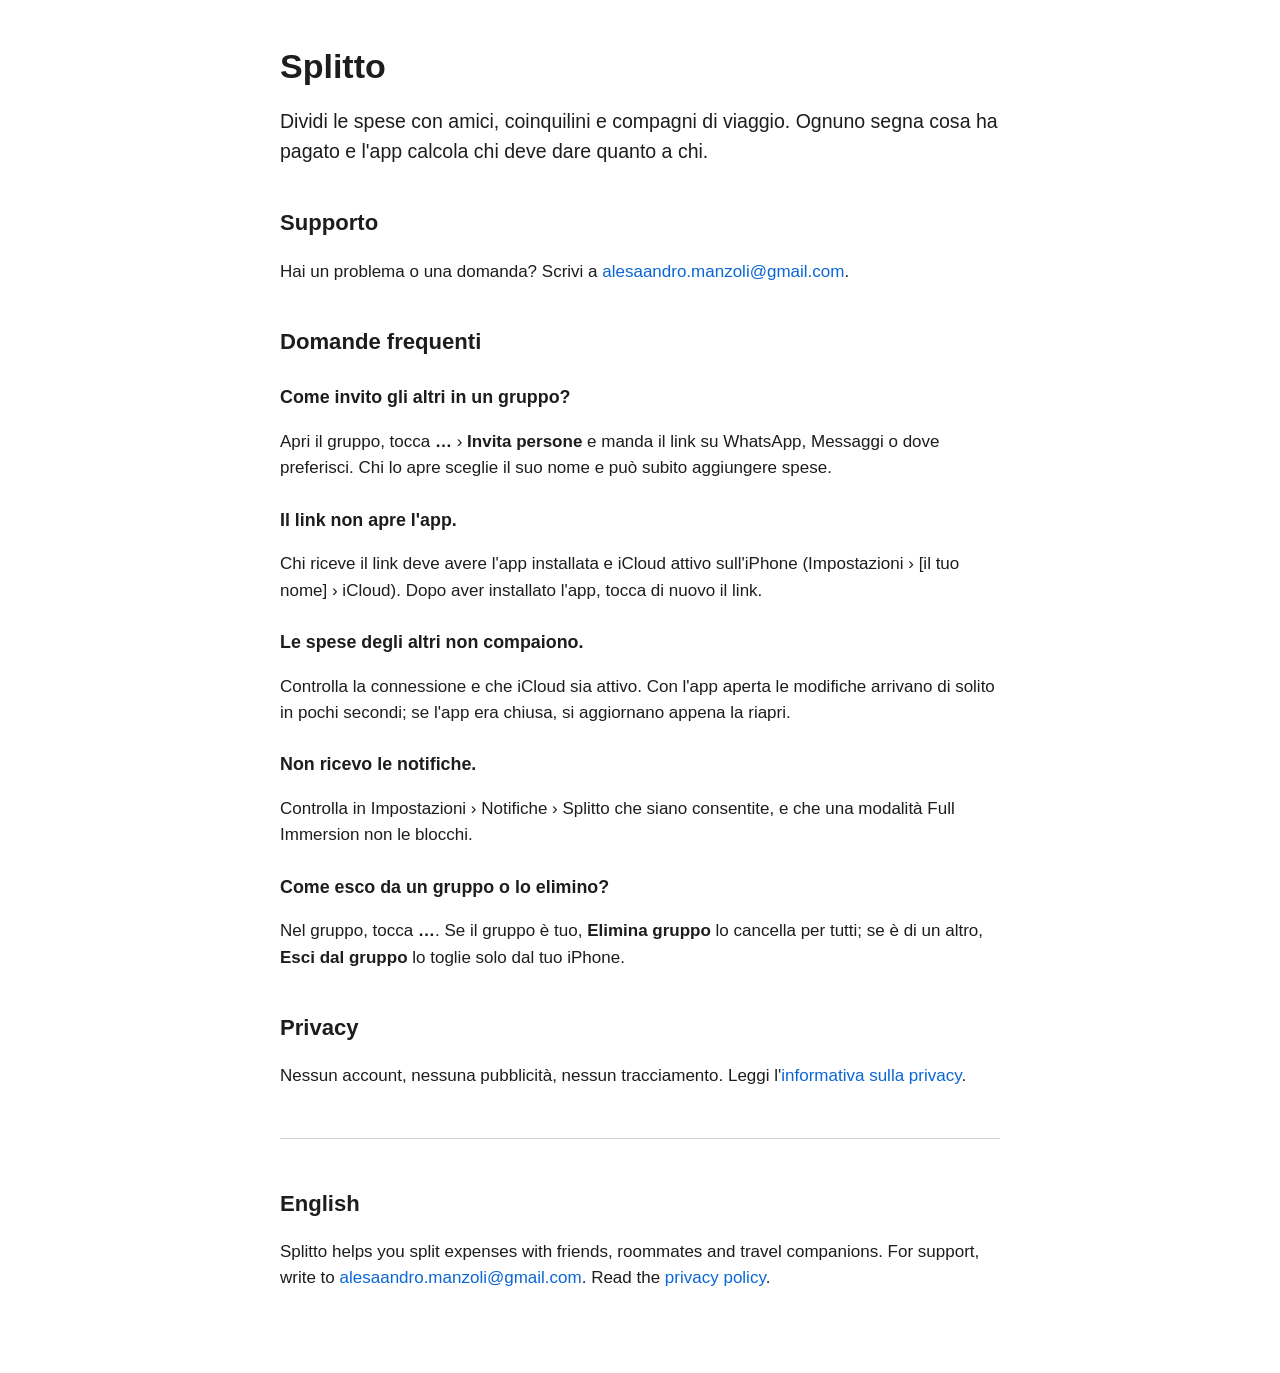
<file: index.html>
<!DOCTYPE html>
<html lang="it">
<head>
<meta charset="utf-8">
<meta name="viewport" content="width=device-width, initial-scale=1">
<title>Splitto – Supporto</title>
<link rel="stylesheet" href="style.css">
</head>
<body>
<main>
<h1>Splitto</h1>
<p class="lead">Dividi le spese con amici, coinquilini e compagni di viaggio. Ognuno segna cosa ha pagato e l'app calcola chi deve dare quanto a chi.</p>

<h2>Supporto</h2>
<p>Hai un problema o una domanda? Scrivi a <a href="mailto:alesaandro.manzoli@gmail.com">alesaandro.manzoli@gmail.com</a>.</p>

<h2>Domande frequenti</h2>

<h3>Come invito gli altri in un gruppo?</h3>
<p>Apri il gruppo, tocca <strong>…</strong> › <strong>Invita persone</strong> e manda il link su WhatsApp, Messaggi o dove preferisci. Chi lo apre sceglie il suo nome e può subito aggiungere spese.</p>

<h3>Il link non apre l'app.</h3>
<p>Chi riceve il link deve avere l'app installata e iCloud attivo sull'iPhone (Impostazioni › [il tuo nome] › iCloud). Dopo aver installato l'app, tocca di nuovo il link.</p>

<h3>Le spese degli altri non compaiono.</h3>
<p>Controlla la connessione e che iCloud sia attivo. Con l'app aperta le modifiche arrivano di solito in pochi secondi; se l'app era chiusa, si aggiornano appena la riapri.</p>

<h3>Non ricevo le notifiche.</h3>
<p>Controlla in Impostazioni › Notifiche › Splitto che siano consentite, e che una modalità Full Immersion non le blocchi.</p>

<h3>Come esco da un gruppo o lo elimino?</h3>
<p>Nel gruppo, tocca <strong>…</strong>. Se il gruppo è tuo, <strong>Elimina gruppo</strong> lo cancella per tutti; se è di un altro, <strong>Esci dal gruppo</strong> lo toglie solo dal tuo iPhone.</p>

<h2>Privacy</h2>
<p>Nessun account, nessuna pubblicità, nessun tracciamento. Leggi l'<a href="privacy.html">informativa sulla privacy</a>.</p>

<hr>

<h2 id="english">English</h2>
<p>Splitto helps you split expenses with friends, roommates and travel companions. For support, write to <a href="mailto:alesaandro.manzoli@gmail.com">alesaandro.manzoli@gmail.com</a>. Read the <a href="privacy.html#english">privacy policy</a>.</p>
</main>
</body>
</html>
</file>
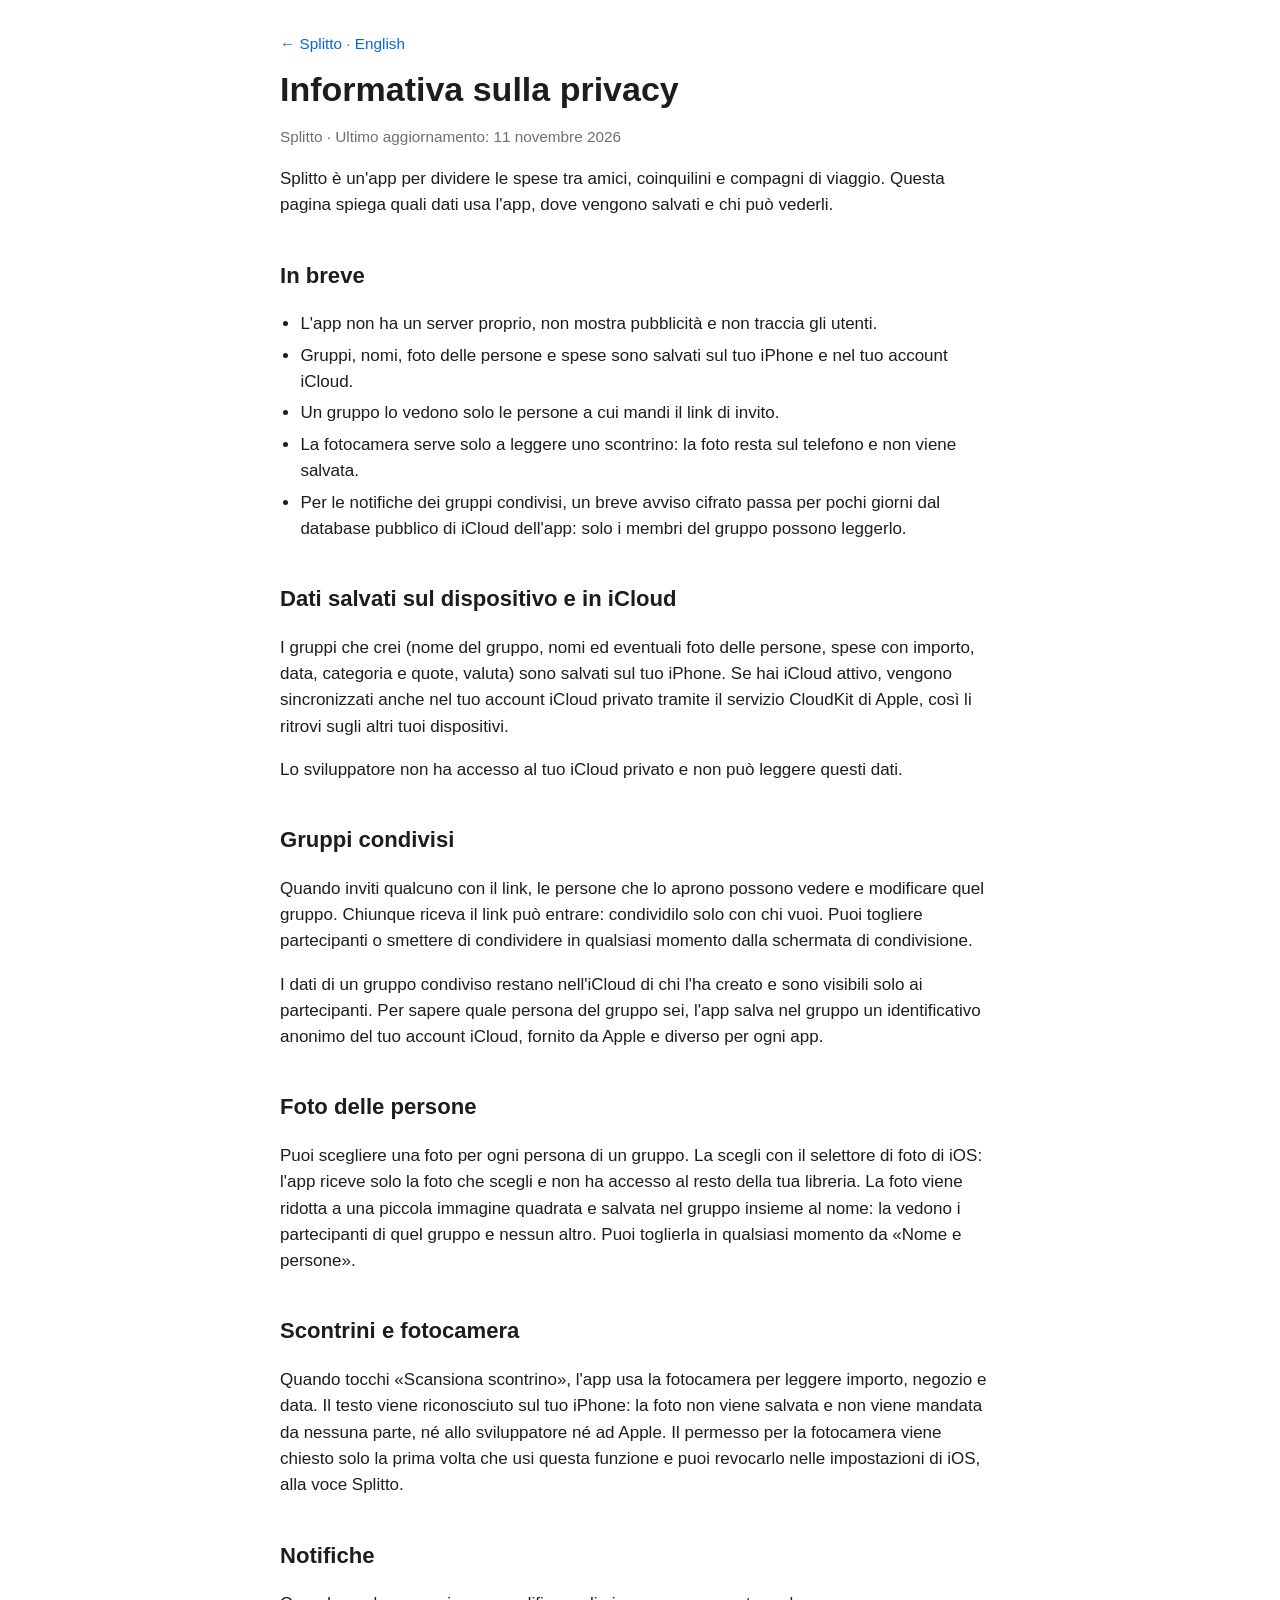
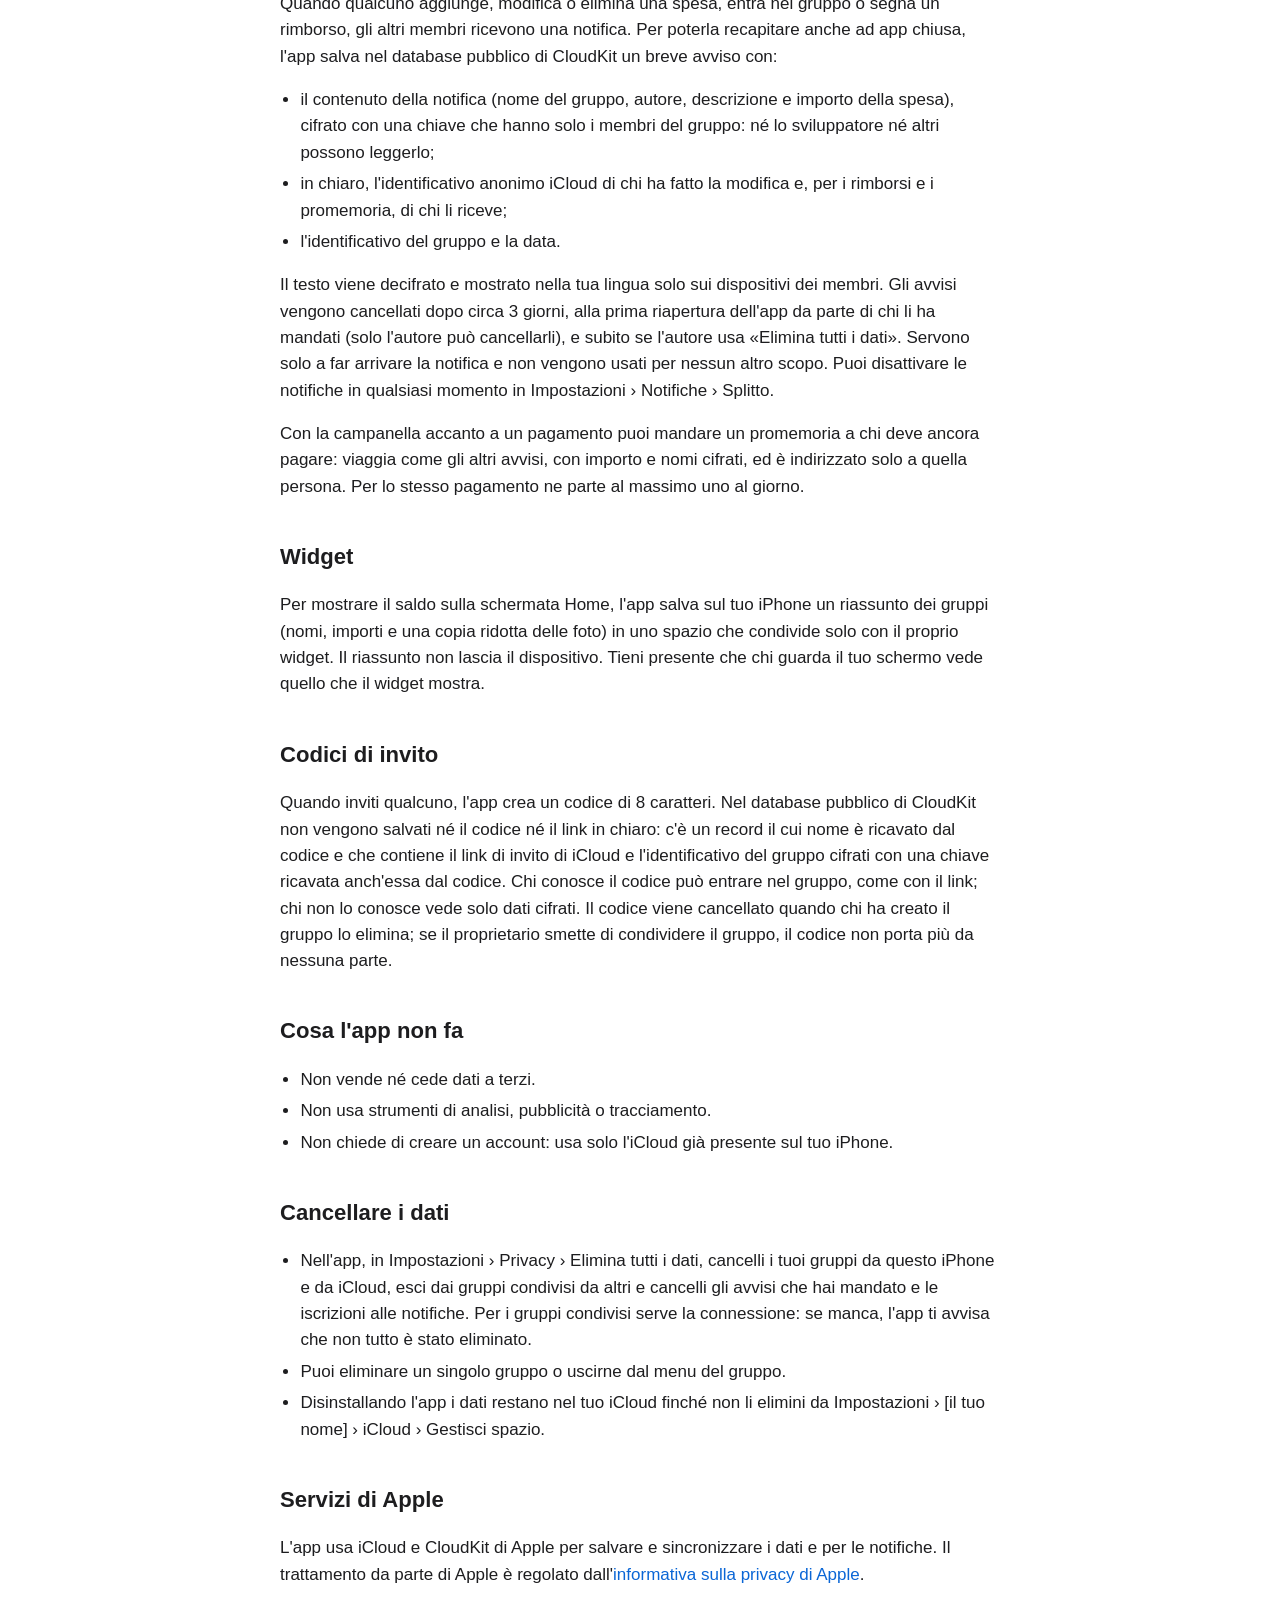
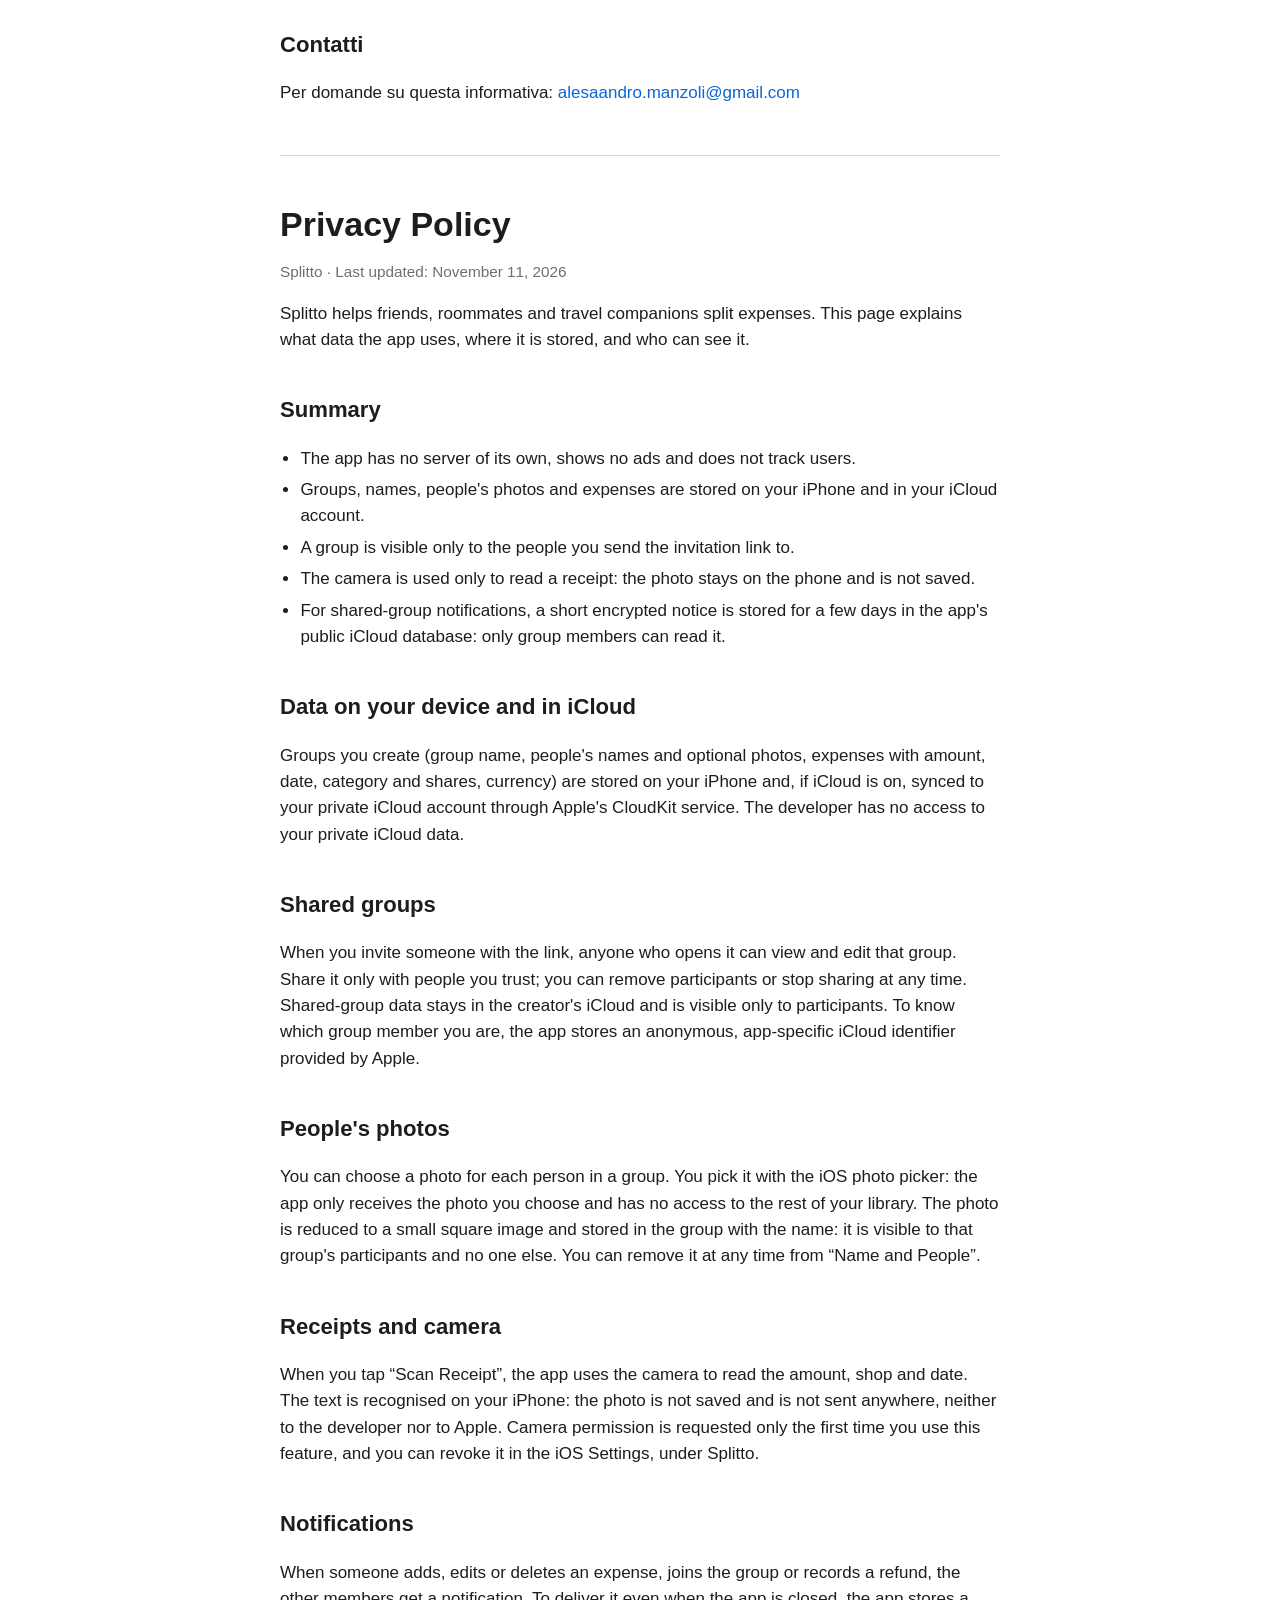
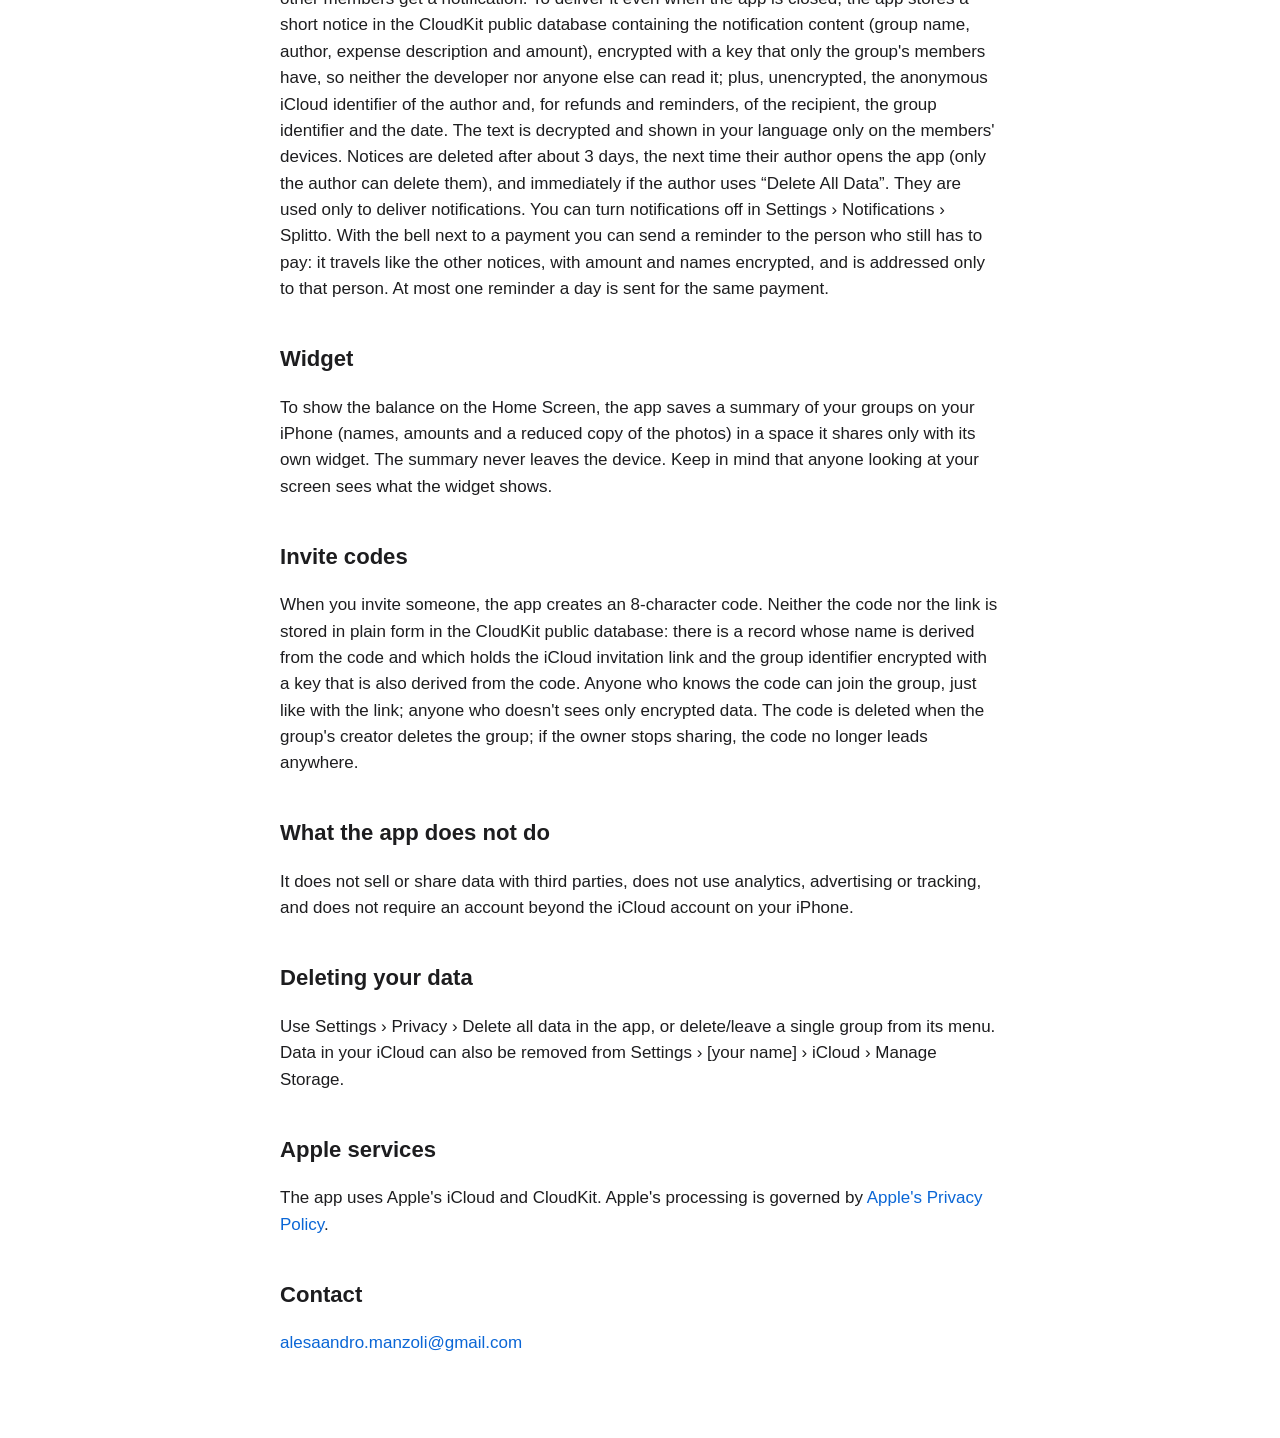
<file: privacy.html>
<!DOCTYPE html>
<html lang="it">
<head>
<meta charset="utf-8">
<meta name="viewport" content="width=device-width, initial-scale=1">
<title>Privacy – Splitto</title>
<link rel="stylesheet" href="style.css">
</head>
<body>
<main>
<nav><a href="index.html">← Splitto</a> · <a href="#english">English</a></nav>

<h1>Informativa sulla privacy</h1>
<p class="muted">Splitto · Ultimo aggiornamento: 11 novembre 2026</p>

<p>Splitto è un'app per dividere le spese tra amici, coinquilini e compagni di viaggio. Questa pagina spiega quali dati usa l'app, dove vengono salvati e chi può vederli.</p>

<h2>In breve</h2>
<ul>
<li>L'app non ha un server proprio, non mostra pubblicità e non traccia gli utenti.</li>
<li>Gruppi, nomi, foto delle persone e spese sono salvati sul tuo iPhone e nel tuo account iCloud.</li>
<li>Un gruppo lo vedono solo le persone a cui mandi il link di invito.</li>
<li>La fotocamera serve solo a leggere uno scontrino: la foto resta sul telefono e non viene salvata.</li>
<li>Per le notifiche dei gruppi condivisi, un breve avviso cifrato passa per pochi giorni dal database pubblico di iCloud dell'app: solo i membri del gruppo possono leggerlo.</li>
</ul>

<h2>Dati salvati sul dispositivo e in iCloud</h2>
<p>I gruppi che crei (nome del gruppo, nomi ed eventuali foto delle persone, spese con importo, data, categoria e quote, valuta) sono salvati sul tuo iPhone. Se hai iCloud attivo, vengono sincronizzati anche nel tuo account iCloud privato tramite il servizio CloudKit di Apple, così li ritrovi sugli altri tuoi dispositivi.</p>
<p>Lo sviluppatore non ha accesso al tuo iCloud privato e non può leggere questi dati.</p>

<h2>Gruppi condivisi</h2>
<p>Quando inviti qualcuno con il link, le persone che lo aprono possono vedere e modificare quel gruppo. Chiunque riceva il link può entrare: condividilo solo con chi vuoi. Puoi togliere partecipanti o smettere di condividere in qualsiasi momento dalla schermata di condivisione.</p>
<p>I dati di un gruppo condiviso restano nell'iCloud di chi l'ha creato e sono visibili solo ai partecipanti. Per sapere quale persona del gruppo sei, l'app salva nel gruppo un identificativo anonimo del tuo account iCloud, fornito da Apple e diverso per ogni app.</p>

<h2>Foto delle persone</h2>
<p>Puoi scegliere una foto per ogni persona di un gruppo. La scegli con il selettore di foto di iOS: l'app riceve solo la foto che scegli e non ha accesso al resto della tua libreria. La foto viene ridotta a una piccola immagine quadrata e salvata nel gruppo insieme al nome: la vedono i partecipanti di quel gruppo e nessun altro. Puoi toglierla in qualsiasi momento da «Nome e persone».</p>

<h2>Scontrini e fotocamera</h2>
<p>Quando tocchi «Scansiona scontrino», l'app usa la fotocamera per leggere importo, negozio e data. Il testo viene riconosciuto sul tuo iPhone: la foto non viene salvata e non viene mandata da nessuna parte, né allo sviluppatore né ad Apple. Il permesso per la fotocamera viene chiesto solo la prima volta che usi questa funzione e puoi revocarlo nelle impostazioni di iOS, alla voce Splitto.</p>

<h2>Notifiche</h2>
<p>Quando qualcuno aggiunge, modifica o elimina una spesa, entra nel gruppo o segna un rimborso, gli altri membri ricevono una notifica. Per poterla recapitare anche ad app chiusa, l'app salva nel database pubblico di CloudKit un breve avviso con:</p>
<ul>
<li>il contenuto della notifica (nome del gruppo, autore, descrizione e importo della spesa), cifrato con una chiave che hanno solo i membri del gruppo: né lo sviluppatore né altri possono leggerlo;</li>
<li>in chiaro, l'identificativo anonimo iCloud di chi ha fatto la modifica e, per i rimborsi e i promemoria, di chi li riceve;</li>
<li>l'identificativo del gruppo e la data.</li>
</ul>
<p>Il testo viene decifrato e mostrato nella tua lingua solo sui dispositivi dei membri. Gli avvisi vengono cancellati dopo circa 3 giorni, alla prima riapertura dell'app da parte di chi li ha mandati (solo l'autore può cancellarli), e subito se l'autore usa «Elimina tutti i dati». Servono solo a far arrivare la notifica e non vengono usati per nessun altro scopo. Puoi disattivare le notifiche in qualsiasi momento in Impostazioni › Notifiche › Splitto.</p>
<p>Con la campanella accanto a un pagamento puoi mandare un promemoria a chi deve ancora pagare: viaggia come gli altri avvisi, con importo e nomi cifrati, ed è indirizzato solo a quella persona. Per lo stesso pagamento ne parte al massimo uno al giorno.</p>

<h2>Widget</h2>
<p>Per mostrare il saldo sulla schermata Home, l'app salva sul tuo iPhone un riassunto dei gruppi (nomi, importi e una copia ridotta delle foto) in uno spazio che condivide solo con il proprio widget. Il riassunto non lascia il dispositivo. Tieni presente che chi guarda il tuo schermo vede quello che il widget mostra.</p>

<h2>Codici di invito</h2>
<p>Quando inviti qualcuno, l'app crea un codice di 8 caratteri. Nel database pubblico di CloudKit non vengono salvati né il codice né il link in chiaro: c'è un record il cui nome è ricavato dal codice e che contiene il link di invito di iCloud e l'identificativo del gruppo cifrati con una chiave ricavata anch'essa dal codice. Chi conosce il codice può entrare nel gruppo, come con il link; chi non lo conosce vede solo dati cifrati. Il codice viene cancellato quando chi ha creato il gruppo lo elimina; se il proprietario smette di condividere il gruppo, il codice non porta più da nessuna parte.</p>

<h2>Cosa l'app non fa</h2>
<ul>
<li>Non vende né cede dati a terzi.</li>
<li>Non usa strumenti di analisi, pubblicità o tracciamento.</li>
<li>Non chiede di creare un account: usa solo l'iCloud già presente sul tuo iPhone.</li>
</ul>

<h2>Cancellare i dati</h2>
<ul>
<li>Nell'app, in Impostazioni › Privacy › Elimina tutti i dati, cancelli i tuoi gruppi da questo iPhone e da iCloud, esci dai gruppi condivisi da altri e cancelli gli avvisi che hai mandato e le iscrizioni alle notifiche. Per i gruppi condivisi serve la connessione: se manca, l'app ti avvisa che non tutto è stato eliminato.</li>
<li>Puoi eliminare un singolo gruppo o uscirne dal menu del gruppo.</li>
<li>Disinstallando l'app i dati restano nel tuo iCloud finché non li elimini da Impostazioni › [il tuo nome] › iCloud › Gestisci spazio.</li>
</ul>

<h2>Servizi di Apple</h2>
<p>L'app usa iCloud e CloudKit di Apple per salvare e sincronizzare i dati e per le notifiche. Il trattamento da parte di Apple è regolato dall'<a href="https://www.apple.com/legal/privacy/">informativa sulla privacy di Apple</a>.</p>

<h2>Contatti</h2>
<p>Per domande su questa informativa: <a href="mailto:alesaandro.manzoli@gmail.com">alesaandro.manzoli@gmail.com</a></p>

<hr>

<h1 id="english">Privacy Policy</h1>
<p class="muted">Splitto · Last updated: November 11, 2026</p>

<p>Splitto helps friends, roommates and travel companions split expenses. This page explains what data the app uses, where it is stored, and who can see it.</p>

<h2>Summary</h2>
<ul>
<li>The app has no server of its own, shows no ads and does not track users.</li>
<li>Groups, names, people's photos and expenses are stored on your iPhone and in your iCloud account.</li>
<li>A group is visible only to the people you send the invitation link to.</li>
<li>The camera is used only to read a receipt: the photo stays on the phone and is not saved.</li>
<li>For shared-group notifications, a short encrypted notice is stored for a few days in the app's public iCloud database: only group members can read it.</li>
</ul>

<h2>Data on your device and in iCloud</h2>
<p>Groups you create (group name, people's names and optional photos, expenses with amount, date, category and shares, currency) are stored on your iPhone and, if iCloud is on, synced to your private iCloud account through Apple's CloudKit service. The developer has no access to your private iCloud data.</p>

<h2>Shared groups</h2>
<p>When you invite someone with the link, anyone who opens it can view and edit that group. Share it only with people you trust; you can remove participants or stop sharing at any time. Shared-group data stays in the creator's iCloud and is visible only to participants. To know which group member you are, the app stores an anonymous, app-specific iCloud identifier provided by Apple.</p>

<h2>People's photos</h2>
<p>You can choose a photo for each person in a group. You pick it with the iOS photo picker: the app only receives the photo you choose and has no access to the rest of your library. The photo is reduced to a small square image and stored in the group with the name: it is visible to that group's participants and no one else. You can remove it at any time from “Name and People”.</p>

<h2>Receipts and camera</h2>
<p>When you tap “Scan Receipt”, the app uses the camera to read the amount, shop and date. The text is recognised on your iPhone: the photo is not saved and is not sent anywhere, neither to the developer nor to Apple. Camera permission is requested only the first time you use this feature, and you can revoke it in the iOS Settings, under Splitto.</p>

<h2>Notifications</h2>
<p>When someone adds, edits or deletes an expense, joins the group or records a refund, the other members get a notification. To deliver it even when the app is closed, the app stores a short notice in the CloudKit public database containing the notification content (group name, author, expense description and amount), encrypted with a key that only the group's members have, so neither the developer nor anyone else can read it; plus, unencrypted, the anonymous iCloud identifier of the author and, for refunds and reminders, of the recipient, the group identifier and the date. The text is decrypted and shown in your language only on the members' devices. Notices are deleted after about 3 days, the next time their author opens the app (only the author can delete them), and immediately if the author uses “Delete All Data”. They are used only to deliver notifications. You can turn notifications off in Settings › Notifications › Splitto. With the bell next to a payment you can send a reminder to the person who still has to pay: it travels like the other notices, with amount and names encrypted, and is addressed only to that person. At most one reminder a day is sent for the same payment.</p>

<h2>Widget</h2>
<p>To show the balance on the Home Screen, the app saves a summary of your groups on your iPhone (names, amounts and a reduced copy of the photos) in a space it shares only with its own widget. The summary never leaves the device. Keep in mind that anyone looking at your screen sees what the widget shows.</p>

<h2>Invite codes</h2>
<p>When you invite someone, the app creates an 8-character code. Neither the code nor the link is stored in plain form in the CloudKit public database: there is a record whose name is derived from the code and which holds the iCloud invitation link and the group identifier encrypted with a key that is also derived from the code. Anyone who knows the code can join the group, just like with the link; anyone who doesn't sees only encrypted data. The code is deleted when the group's creator deletes the group; if the owner stops sharing, the code no longer leads anywhere.</p>

<h2>What the app does not do</h2>
<p>It does not sell or share data with third parties, does not use analytics, advertising or tracking, and does not require an account beyond the iCloud account on your iPhone.</p>

<h2>Deleting your data</h2>
<p>Use Settings › Privacy › Delete all data in the app, or delete/leave a single group from its menu. Data in your iCloud can also be removed from Settings › [your name] › iCloud › Manage Storage.</p>

<h2>Apple services</h2>
<p>The app uses Apple's iCloud and CloudKit. Apple's processing is governed by <a href="https://www.apple.com/legal/privacy/">Apple's Privacy Policy</a>.</p>

<h2>Contact</h2>
<p><a href="mailto:alesaandro.manzoli@gmail.com">alesaandro.manzoli@gmail.com</a></p>
</main>
</body>
</html>
</file>
<file: style.css>
:root {
    color-scheme: light dark;
    --text: #1d1d1f;
    --muted: #6e6e73;
    --accent: #0a66d6;
    --background: #ffffff;
    --rule: #d2d2d7;
}

@media (prefers-color-scheme: dark) {
    :root {
        --text: #f5f5f7;
        --muted: #a1a1a6;
        --accent: #4ea1ff;
        --background: #000000;
        --rule: #424245;
    }
}

body {
    margin: 0;
    background: var(--background);
    color: var(--text);
    font: 17px/1.55 -apple-system, BlinkMacSystemFont, "Segoe UI", Helvetica, Arial, sans-serif;
}

main {
    max-width: 720px;
    margin: 0 auto;
    padding: 32px 20px 64px;
}

h1 { font-size: 2em; line-height: 1.2; margin: 0.4em 0 0.2em; }
h2 { font-size: 1.3em; margin-top: 1.8em; }
h3 { font-size: 1.05em; margin: 1.4em 0 0.3em; }

a { color: var(--accent); text-decoration: none; }
a:hover { text-decoration: underline; }

.muted, nav { color: var(--muted); font-size: 0.9em; }
.lead { font-size: 1.15em; }

hr { border: 0; border-top: 1px solid var(--rule); margin: 48px 0; }
ul { padding-left: 1.2em; }
li { margin: 0.3em 0; }
</file>
